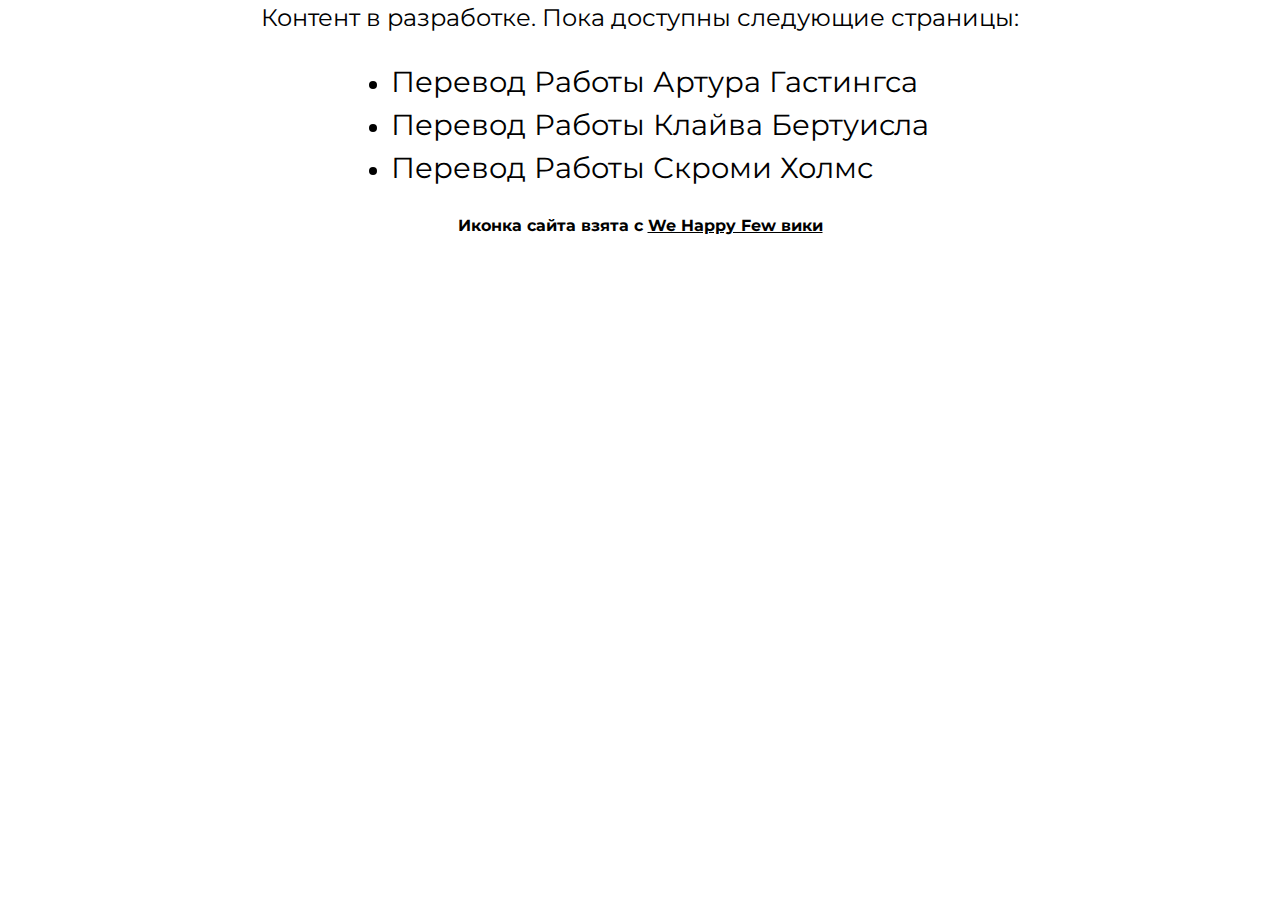
<file: index.html>
<!DOCTYPE html>
<html lang="ru">
  <head>
    <meta charset="UTF-8" />
    <meta http-equiv="X-UA-Compatible" content="IE=edge" />
    <meta name="viewport" content="width=device-width, initial-scale=1.0" />
    <title>Главная - We Happy Few Content</title>
    <link rel="preconnect" href="https://fonts.googleapis.com" />
    <link rel="preconnect" href="https://fonts.gstatic.com" crossorigin />
    <link
      href="https://fonts.googleapis.com/css2?family=Montserrat:ital,wght@0,400;0,700;1,400;1,700&family=Playfair+Display:ital,wght@0,400;0,700;1,400;1,700&display=swap"
      rel="stylesheet"
    />
    <link
      rel="shortcut icon"
      href="https://static.wikia.nocookie.net/we-happy-few/images/4/4a/Site-favicon.ico/revision/latest?cb=20210810100716&amp;path-prefix=ru"
    />
    <link rel="stylesheet" href="./styles/main.css" />
  </head>
  <body>
    <main>
      <p>Контент в разработке. Пока доступны следующие страницы:</p>
      <ul>
        <li>
          <a href="./pages/translate-articles/work-arthur-hastings.html"
            >Перевод Работы Артура Гастингса</a
          >
        </li>
        <li>
          <a href="./pages/translate-articles/work-clive-birthwhistle.html"
            >Перевод Работы Клайва Бертуисла</a
          >
        </li>
        <li>
          <a href="./pages/translate-articles/work-prudence-holmes.html"
            >Перевод Работы Скроми Холмс</a
          >
        </li>
      </ul>
    </main>
    <footer>
      <b
        >Иконка сайта взята с
        <a
          href="https://we-happy-few.fandom.com/ru/wiki/We_Happy_Few_%D0%B2%D0%B8%D0%BA%D0%B8"
          lang="ru"
          >We Happy Few вики</a
        ></b
      >
    </footer>
  </body>
</html>
</file>
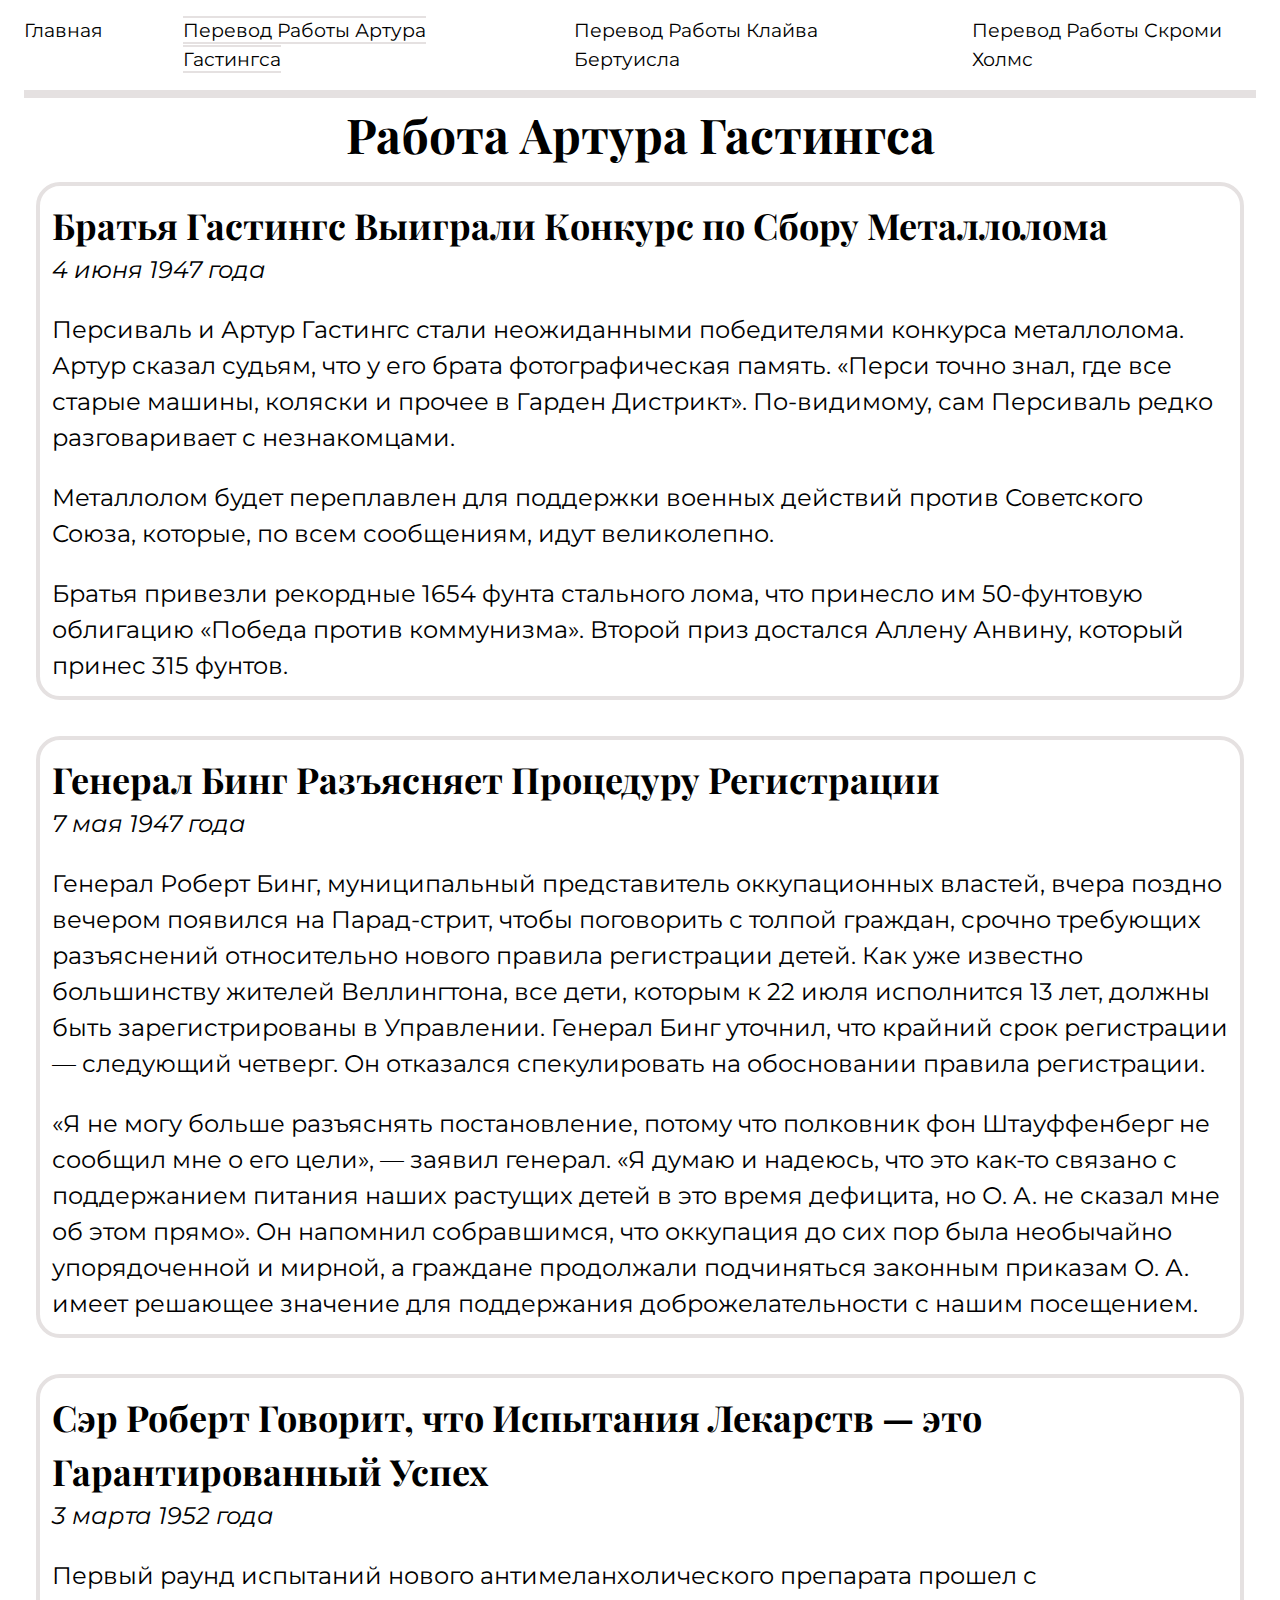
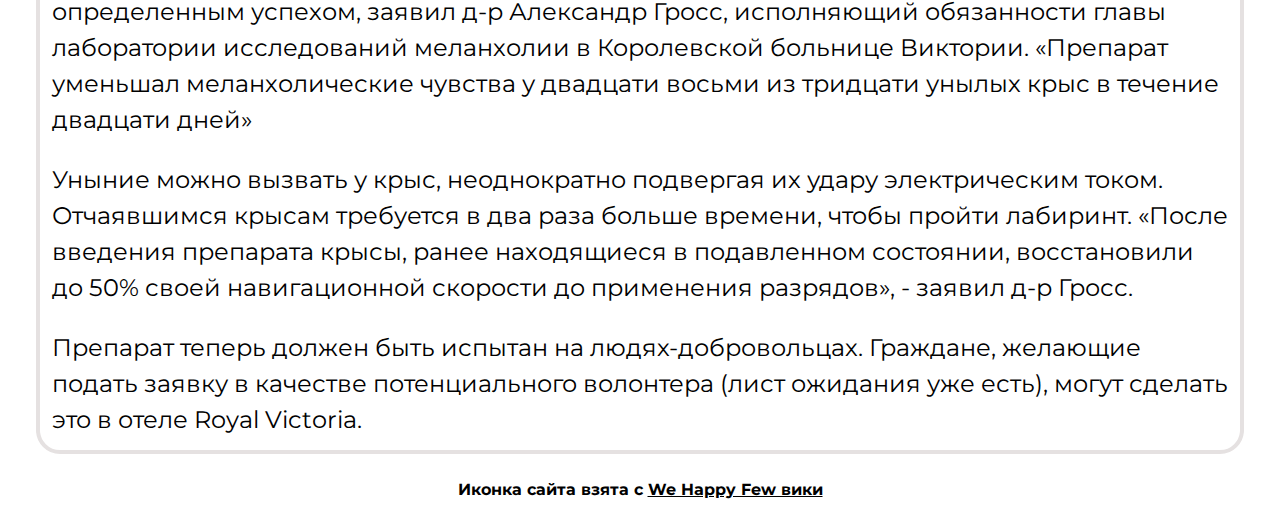
<file: pages/translate-articles/work-arthur-hastings.html>
<!DOCTYPE html>
<html lang="ru">
  <head>
    <meta charset="UTF-8" />
    <meta http-equiv="X-UA-Compatible" content="IE=edge" />
    <meta name="viewport" content="width=device-width, initial-scale=1.0" />
    <title>Перевод Работы Артура Гастингса - We Happy Few Content</title>
    <link rel="preconnect" href="https://fonts.googleapis.com" />
    <link rel="preconnect" href="https://fonts.gstatic.com" crossorigin />
    <link
      href="https://fonts.googleapis.com/css2?family=Montserrat:ital,wght@0,400;0,700;1,400;1,700&family=Playfair+Display:ital,wght@0,400;0,700;1,400;1,700&display=swap"
      rel="stylesheet"
    />
    <link
      rel="shortcut icon"
      href="https://static.wikia.nocookie.net/we-happy-few/images/4/4a/Site-favicon.ico/revision/latest?cb=20210810100716&amp;path-prefix=ru"
    />
    <link rel="stylesheet" href="../../styles/main.css" />
  </head>
  <body>
    <header>
      <nav>
        <ul>
          <li><a href="../../index.html">Главная</a></li>
          <li>
            <a href="#" class="current-page">Перевод Работы Артура Гастингса</a>
          </li>
          <li>
            <a href="./work-clive-birthwhistle.html"
              >Перевод Работы Клайва Бертуисла</a
            >
          </li>
          <li>
            <a href="./work-prudence-holmes.html"
              >Перевод Работы Скроми Холмс</a
            >
          </li>
        </ul>
      </nav>
    </header>
    <main class="main">
      <h1>Работа Артура Гастингса</h1>

      <article>
        <h2>Братья Гастингс Выиграли Конкурс по Сбору Металлолома</h2>
        <i>4 июня 1947 года</i>

        <p>
          Персиваль и Артур Гастингс стали неожиданными победителями конкурса
          металлолома. Артур сказал судьям, что у его брата фотографическая
          память. «Перси точно знал, где все старые машины, коляски и прочее в
          Гарден Дистрикт». По-видимому, сам Персиваль редко разговаривает с
          незнакомцами.
        </p>

        <p>
          Металлолом будет переплавлен для поддержки военных действий против
          Советского Союза, которые, по всем сообщениям, идут великолепно.
        </p>

        <p>
          Братья привезли рекордные 1654 фунта стального лома, что принесло им
          50-фунтовую облигацию «Победа против коммунизма». Второй приз достался
          Аллену Анвину, который принес 315 фунтов.
        </p>
      </article>

      <article>
        <h2>Генерал Бинг Разъясняет Процедуру Регистрации</h2>
        <i>7 мая 1947 года </i>

        <p>
          Генерал Роберт Бинг, муниципальный представитель оккупационных
          властей, вчера поздно вечером появился на Парад-стрит, чтобы
          поговорить с толпой граждан, срочно требующих разъяснений относительно
          нового правила регистрации детей. Как уже известно большинству жителей
          Веллингтона, все дети, которым к 22 июля исполнится 13 лет, должны
          быть зарегистрированы в Управлении. Генерал Бинг уточнил, что крайний
          срок регистрации — следующий четверг. Он отказался спекулировать на
          обосновании правила регистрации.
        </p>

        <p>
          «Я не могу больше разъяснять постановление, потому что полковник фон
          Штауффенберг не сообщил мне о его цели», — заявил генерал. «Я думаю и
          надеюсь, что это как-то связано с поддержанием питания наших растущих
          детей в это время дефицита, но О. А. не сказал мне об этом прямо». Он
          напомнил собравшимся, что оккупация до сих пор была необычайно
          упорядоченной и мирной, а граждане продолжали подчиняться законным
          приказам О. А. имеет решающее значение для поддержания
          доброжелательности с нашим посещением.
        </p>
      </article>

      <article>
        <h2>
          Сэр Роберт Говорит, что Испытания Лекарств — это Гарантированный Успех
        </h2>
        <i>3 марта 1952 года</i>

        <p>
          Первый раунд испытаний нового антимеланхолического препарата прошел с
          определенным успехом, заявил д-р Александр Гросс, исполняющий
          обязанности главы лаборатории исследований меланхолии в Королевской
          больнице Виктории. «Препарат уменьшал меланхолические чувства у
          двадцати восьми из тридцати унылых крыс в течение двадцати дней»
        </p>

        <p>
          Уныние можно вызвать у крыс, неоднократно подвергая их удару
          электрическим током. Отчаявшимся крысам требуется в два раза больше
          времени, чтобы пройти лабиринт. «После введения препарата крысы, ранее
          находящиеся в подавленном состоянии, восстановили до 50% своей
          навигационной скорости до применения разрядов», - заявил д-р Гросс.
        </p>

        <p>
          Препарат теперь должен быть испытан на людях-добровольцах. Граждане,
          желающие подать заявку в качестве потенциального волонтера (лист
          ожидания уже есть), могут сделать это в отеле Royal Victoria.
        </p>
      </article>
    </main>
    <footer>
      <b
        >Иконка сайта взята с
        <a
          href="https://we-happy-few.fandom.com/ru/wiki/We_Happy_Few_%D0%B2%D0%B8%D0%BA%D0%B8"
          lang="ru"
          >We Happy Few вики</a
        ></b
      >
    </footer>
  </body>
</html>
</file>
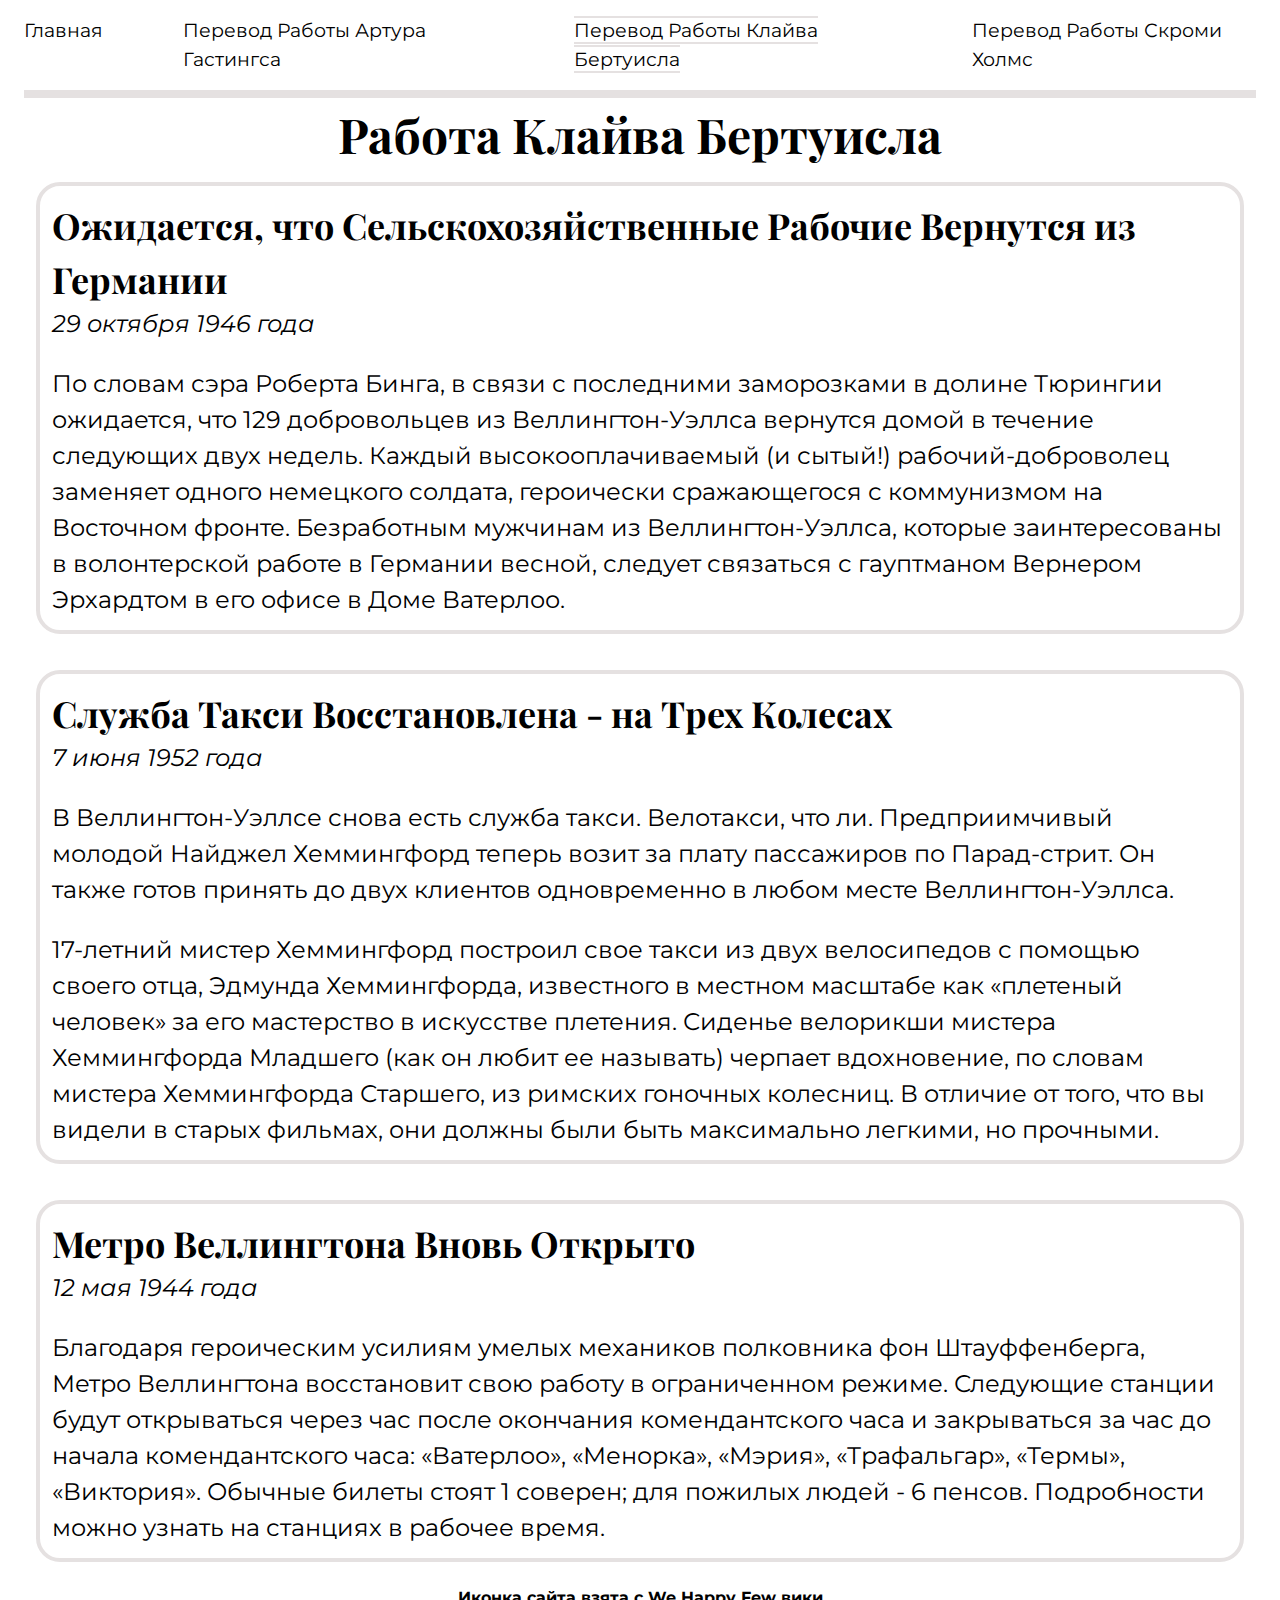
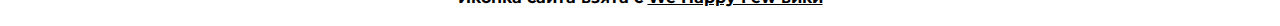
<file: pages/translate-articles/work-clive-birthwhistle.html>
<!DOCTYPE html>
<html lang="ru">
  <head>
    <meta charset="UTF-8" />
    <meta http-equiv="X-UA-Compatible" content="IE=edge" />
    <meta name="viewport" content="width=device-width, initial-scale=1.0" />
    <title>Перевод Работы Клайва Бертуисла - We Happy Few Content</title>
    <link rel="preconnect" href="https://fonts.googleapis.com" />
    <link rel="preconnect" href="https://fonts.gstatic.com" crossorigin />
    <link
      href="https://fonts.googleapis.com/css2?family=Montserrat:ital,wght@0,400;0,700;1,400;1,700&family=Playfair+Display:ital,wght@0,400;0,700;1,400;1,700&display=swap"
      rel="stylesheet"
    />
    <link
      rel="shortcut icon"
      href="https://static.wikia.nocookie.net/we-happy-few/images/4/4a/Site-favicon.ico/revision/latest?cb=20210810100716&amp;path-prefix=ru"
    />
    <link rel="stylesheet" href="../../styles/main.css" />
  </head>
  <body>
    <header>
      <nav>
        <ul>
          <li><a href="../../index.html">Главная</a></li>
          <li>
            <a href="./work-arthur-hastings.html"
              >Перевод Работы Артура Гастингса</a
            >
          </li>
          <li>
            <a href="#" class="current-page">Перевод Работы Клайва Бертуисла</a>
          </li>
          <li>
            <a href="./work-prudence-holmes.html"
              >Перевод Работы Скроми Холмс</a
            >
          </li>
        </ul>
      </nav>
    </header>
    <main>
      <h1>Работа Клайва Бертуисла</h1>

      <article>
        <h2>
          Ожидается, что Сельскохозяйственные Рабочие Вернутся из Германии
        </h2>
        <i>29 октября 1946 года</i>

        <p>
          По словам сэра Роберта Бинга, в связи с последними заморозками в
          долине Тюрингии ожидается, что 129 добровольцев из Веллингтон-Уэллса
          вернутся домой в течение следующих двух недель. Каждый
          высокооплачиваемый (и сытый!) рабочий-доброволец заменяет одного
          немецкого солдата, героически сражающегося с коммунизмом на Восточном
          фронте. Безработным мужчинам из Веллингтон-Уэллса, которые
          заинтересованы в волонтерской работе в Германии весной, следует
          связаться с гауптманом Вернером Эрхардтом в его офисе в Доме Ватерлоо.
        </p>
      </article>

      <article>
        <h2>Служба Такси Восстановлена - на Трех Колесах</h2>
        <i>7 июня 1952 года</i>

        <p>
          В Веллингтон-Уэллсе снова есть служба такси. Велотакси, что ли.
          Предприимчивый молодой Найджел Хеммингфорд теперь возит за плату
          пассажиров по Парад-стрит. Он также готов принять до двух клиентов
          одновременно в любом месте Веллингтон-Уэллса.
        </p>

        <p>
          17-летний мистер Хеммингфорд построил свое такси из двух велосипедов с
          помощью своего отца, Эдмунда Хеммингфорда, известного в местном
          масштабе как «плетеный человек» за его мастерство в искусстве
          плетения. Сиденье велорикши мистера Хеммингфорда Младшего (как он
          любит ее называть) черпает вдохновение, по словам мистера Хеммингфорда
          Старшего, из римских гоночных колесниц. В отличие от того, что вы
          видели в старых фильмах, они должны были быть максимально легкими, но
          прочными.
        </p>
      </article>

      <article>
        <h2>Метро Веллингтона Вновь Открыто</h2>
        <i>12 мая 1944 года</i>

        <p>
          Благодаря героическим усилиям умелых механиков полковника фон
          Штауффенберга, Метро Веллингтона восстановит свою работу в
          ограниченном режиме. Следующие станции будут открываться через час
          после окончания комендантского часа и закрываться за час до начала
          комендантского часа: «Ватерлоо», «Менорка», «Мэрия», «Трафальгар»,
          «Термы», «Виктория». Обычные билеты стоят 1 соверен; для пожилых людей
          - 6 пенсов. Подробности можно узнать на станциях в рабочее время.
        </p>
      </article>
    </main>
    <footer>
      <b
        >Иконка сайта взята с
        <a
          href="https://we-happy-few.fandom.com/ru/wiki/We_Happy_Few_%D0%B2%D0%B8%D0%BA%D0%B8"
          lang="ru"
          >We Happy Few вики</a
        ></b
      >
    </footer>
  </body>
</html>
</file>
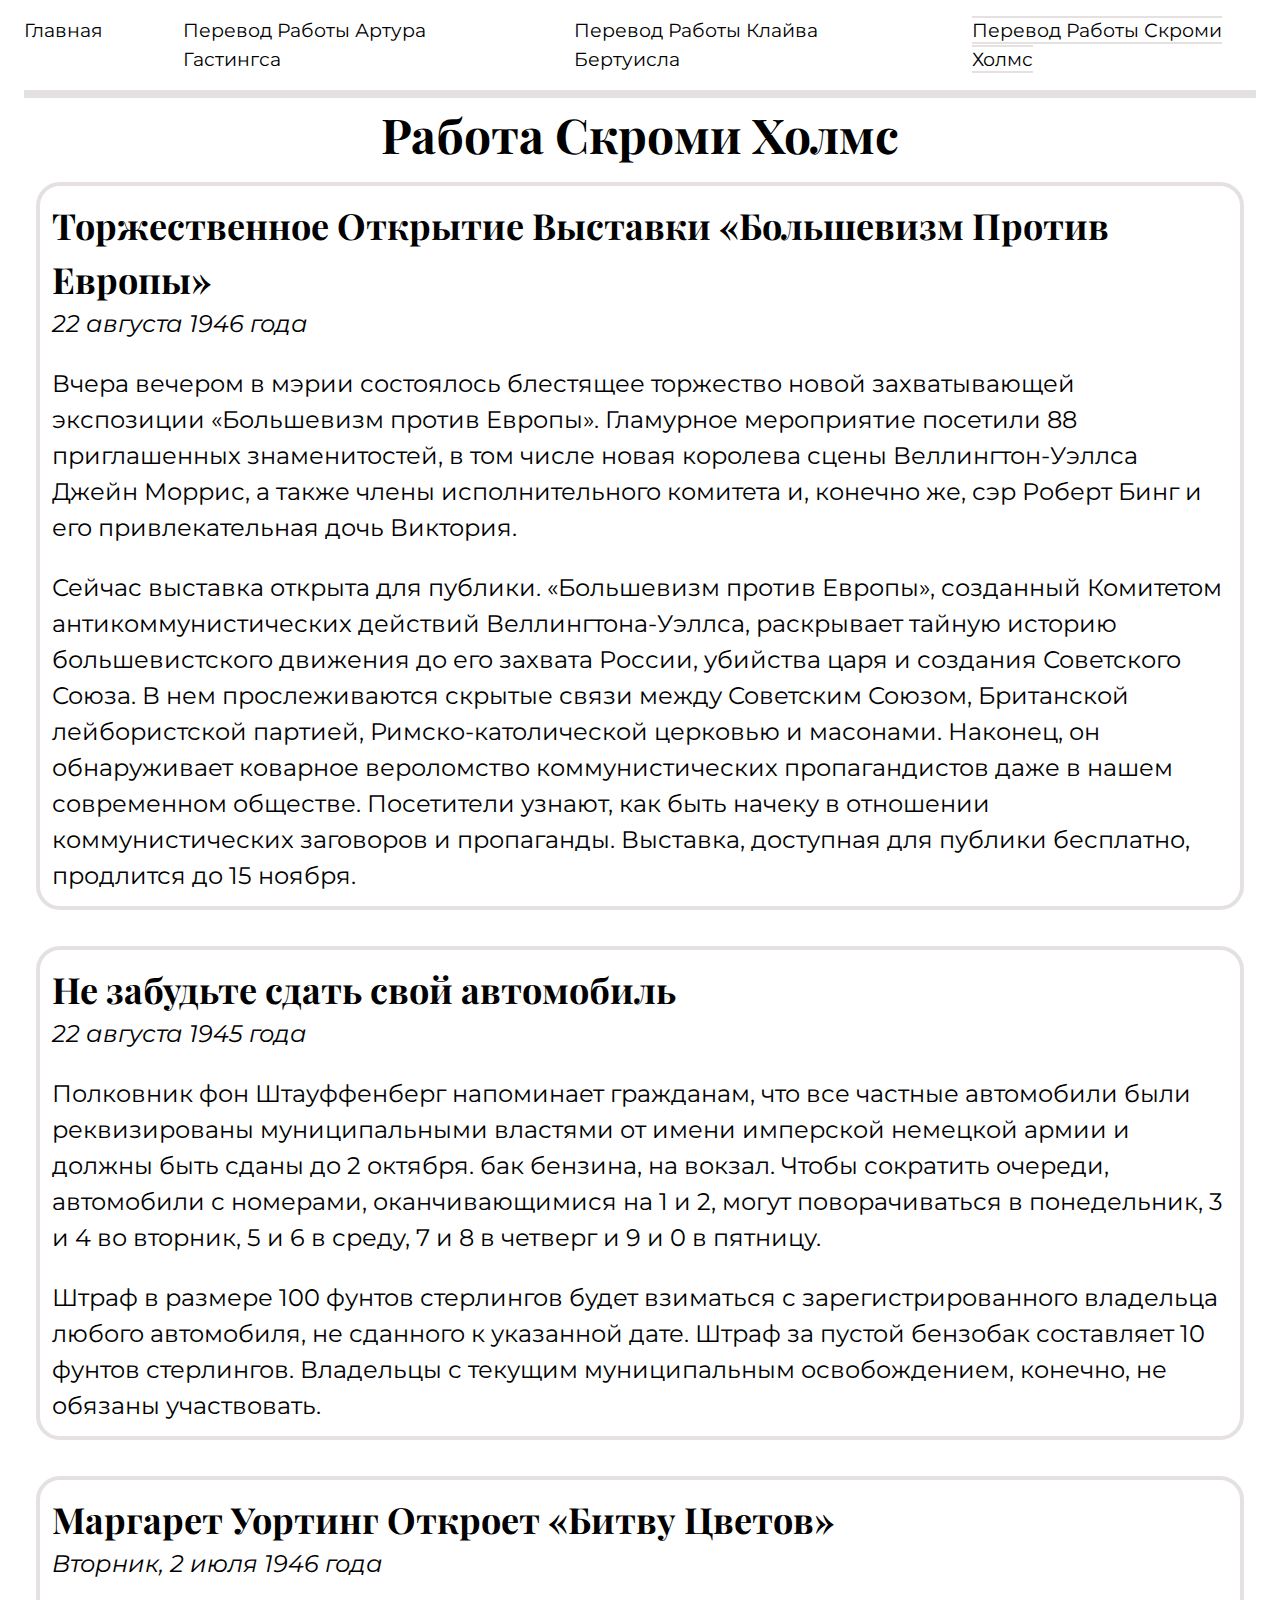
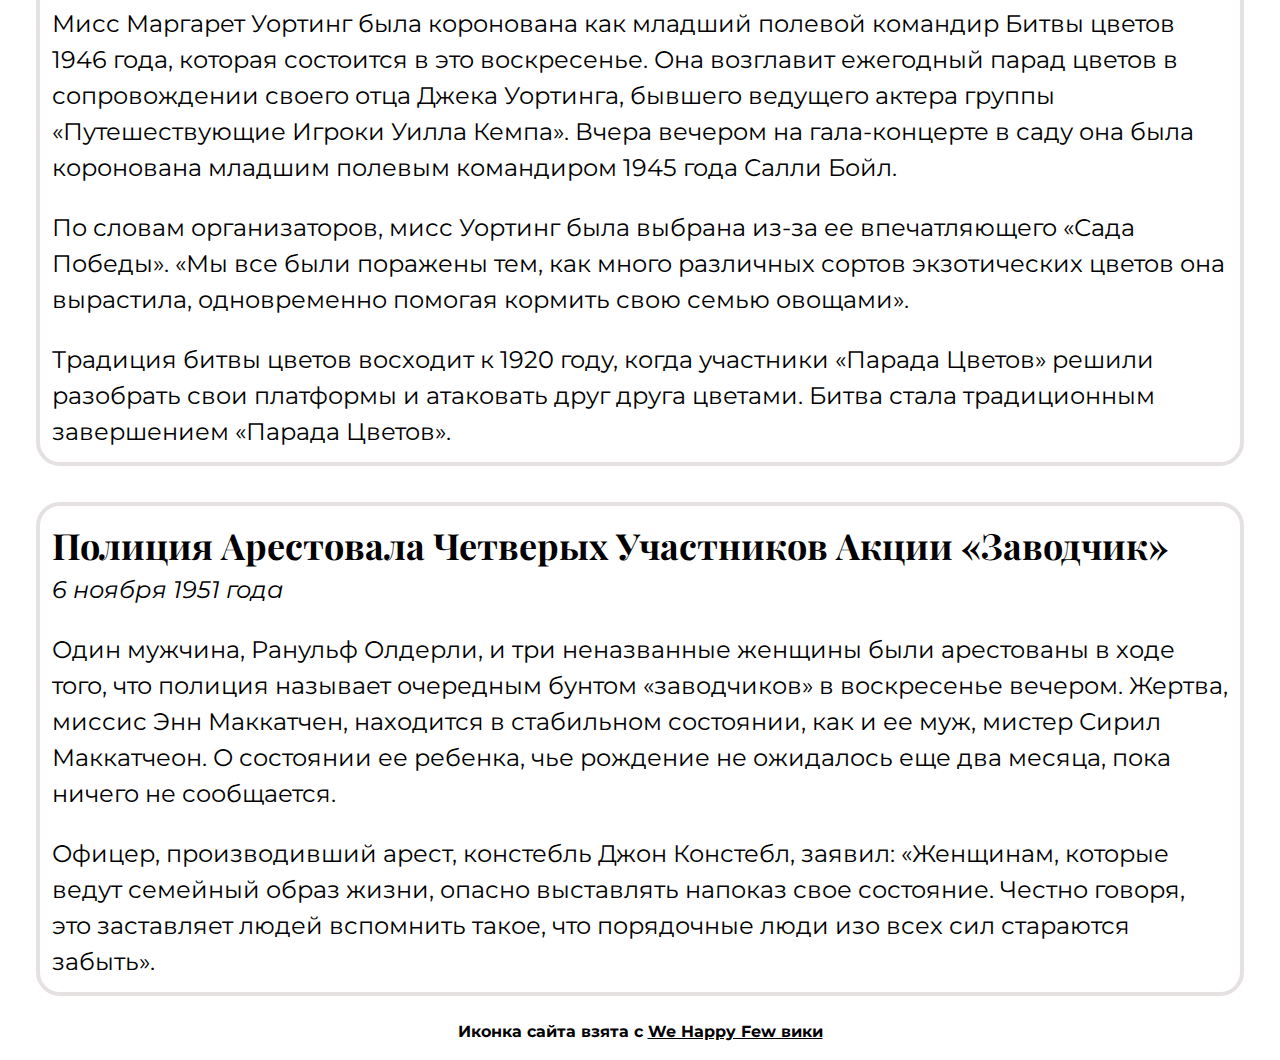
<file: pages/translate-articles/work-prudence-holmes.html>
<!DOCTYPE html>
<html lang="ru">
  <head>
    <meta charset="UTF-8" />
    <meta http-equiv="X-UA-Compatible" content="IE=edge" />
    <meta name="viewport" content="width=device-width, initial-scale=1.0" />
    <title>Перевод Работы Скроми Холмс - We Happy Few Content</title>
    <link rel="preconnect" href="https://fonts.googleapis.com" />
    <link rel="preconnect" href="https://fonts.gstatic.com" crossorigin />
    <link
      href="https://fonts.googleapis.com/css2?family=Montserrat:ital,wght@0,400;0,700;1,400;1,700&family=Playfair+Display:ital,wght@0,400;0,700;1,400;1,700&display=swap"
      rel="stylesheet"
    />
    <link
      rel="shortcut icon"
      href="https://static.wikia.nocookie.net/we-happy-few/images/4/4a/Site-favicon.ico/revision/latest?cb=20210810100716&amp;path-prefix=ru"
    />
    <link rel="stylesheet" href="../../styles/main.css" />
  </head>
  <body>
    <header>
      <nav>
        <ul>
          <li><a href="../../index.html">Главная</a></li>
          <li>
            <a href="./work-arthur-hastings.html"
              >Перевод Работы Артура Гастингса</a
            >
          </li>
          <li>
            <a href="./work-clive-birthwhistle.html"
              >Перевод Работы Клайва Бертуисла</a
            >
          </li>
          <li>
            <a href="#" class="current-page">Перевод Работы Скроми Холмс</a>
          </li>
        </ul>
      </nav>
    </header>
    <main>
      <h1>Работа Скроми Холмс</h1>

      <article>
        <h2>Торжественное Открытие Выставки «Большевизм Против Европы»</h2>
        <i>22 августа 1946 года</i>

        <p>
          Вчера вечером в мэрии состоялось блестящее торжество новой
          захватывающей экспозиции «Большевизм против Европы». Гламурное
          мероприятие посетили 88 приглашенных знаменитостей, в том числе новая
          королева сцены Веллингтон-Уэллса Джейн Моррис, а также члены
          исполнительного комитета и, конечно же, сэр Роберт Бинг и его
          привлекательная дочь Виктория.
        </p>

        <p>
          Сейчас выставка открыта для публики. «Большевизм против Европы»,
          созданный Комитетом антикоммунистических действий Веллингтона-Уэллса,
          раскрывает тайную историю большевистского движения до его захвата
          России, убийства царя и создания Советского Союза. В нем
          прослеживаются скрытые связи между Советским Союзом, Британской
          лейбористской партией, Римско-католической церковью и масонами.
          Наконец, он обнаруживает коварное вероломство коммунистических
          пропагандистов даже в нашем современном обществе. Посетители узнают,
          как быть начеку в отношении коммунистических заговоров и пропаганды.
          Выставка, доступная для публики бесплатно, продлится до 15 ноября.
        </p>
      </article>

      <article>
        <h2>Не забудьте сдать свой автомобиль</h2>
        <i>22 августа 1945 года</i>

        <p>
          Полковник фон Штауффенберг напоминает гражданам, что все частные
          автомобили были реквизированы муниципальными властями от имени
          имперской немецкой армии и должны быть сданы до 2 октября. бак
          бензина, на вокзал. Чтобы сократить очереди, автомобили с номерами,
          оканчивающимися на 1 и 2, могут поворачиваться в понедельник, 3 и 4 во
          вторник, 5 и 6 в среду, 7 и 8 в четверг и 9 и 0 в пятницу.
        </p>

        <p>
          Штраф в размере 100 фунтов стерлингов будет взиматься с
          зарегистрированного владельца любого автомобиля, не сданного к
          указанной дате. Штраф за пустой бензобак составляет 10 фунтов
          стерлингов. Владельцы с текущим муниципальным освобождением, конечно,
          не обязаны участвовать.
        </p>
      </article>

      <article>
        <h2>Маргарет Уортинг Откроет «Битву Цветов»</h2>
        <i>Вторник, 2 июля 1946 года</i>

        <p>
          Мисс Маргарет Уортинг была коронована как младший полевой командир
          Битвы цветов 1946 года, которая состоится в это воскресенье. Она
          возглавит ежегодный парад цветов в сопровождении своего отца Джека
          Уортинга, бывшего ведущего актера группы «Путешествующие Игроки Уилла
          Кемпа». Вчера вечером на гала-концерте в саду она была коронована
          младшим полевым командиром 1945 года Салли Бойл.
        </p>

        <p>
          По словам организаторов, мисс Уортинг была выбрана из-за ее
          впечатляющего «Сада Победы». «Мы все были поражены тем, как много
          различных сортов экзотических цветов она вырастила, одновременно
          помогая кормить свою семью овощами».
        </p>

        <p>
          Традиция битвы цветов восходит к 1920 году, когда участники «Парада
          Цветов» решили разобрать свои платформы и атаковать друг друга
          цветами. Битва стала традиционным завершением «Парада Цветов».
        </p>
      </article>

      <article>
        <h2>Полиция Арестовала Четверых Участников Акции «Заводчик»</h2>
        <i>6 ноября 1951 года</i>

        <p>
          Один мужчина, Ранульф Олдерли, и три неназванные женщины были
          арестованы в ходе того, что полиция называет очередным бунтом
          «заводчиков» в воскресенье вечером. Жертва, миссис Энн Маккатчен,
          находится в стабильном состоянии, как и ее муж, мистер Сирил
          Маккатчеон. О состоянии ее ребенка, чье рождение не ожидалось еще два
          месяца, пока ничего не сообщается.
        </p>

        <p>
          Офицер, производивший арест, констебль Джон Констебл, заявил:
          «Женщинам, которые ведут семейный образ жизни, опасно выставлять
          напоказ свое состояние. Честно говоря, это заставляет людей вспомнить
          такое, что порядочные люди изо всех сил стараются забыть».
        </p>
      </article>
    </main>
    <footer>
      <b
        >Иконка сайта взята с
        <a
          href="https://we-happy-few.fandom.com/ru/wiki/We_Happy_Few_%D0%B2%D0%B8%D0%BA%D0%B8"
          lang="ru"
          >We Happy Few вики</a
        ></b
      >
    </footer>
  </body>
</html>
</file>
<file: styles/main.css>
/* Устанавливаем переменные */

:root {
  --header-font: "Playfair Display", serif;
  --regular-font: "Montserrat", sans-serif;
}

/* Сбрасываем стили */

*,
*::before,
*::after {
  box-sizing: border-box;
}

ul[class],
ol[class] {
  padding: 0;
}

body,
h1,
h2,
h3,
h4,
p,
ul[class],
ol[class],
li,
figure,
figcaption,
blockquote,
dl,
dd {
  margin: 0;
}

body {
  min-height: 100vh;
  scroll-behavior: smooth;
  text-rendering: optimizeSpeed;
  line-height: 1.5;
}

ul[class],
ol[class] {
  list-style: none;
}

a:not([class]) {
  text-decoration-skip-ink: auto;
}

img {
  max-width: 100%;
  display: block;
}

article > * + * {
  margin-top: 1em;
}

input,
button,
textarea,
select {
  font: inherit;
}

/* Непосредственно верстка */

body {
  font-family: var(--regular-font);
}

h1,
h2,
h3,
h4,
h5,
h6 {
  font-family: var(--header-font);
}

header {
  margin: 0 1.5em 0;
  border-bottom: 0.5em solid #e5e1e1;
  display: flex;
  justify-content: center;
}

footer {
  margin: 0 1.5em 1em;
  display: flex;
  justify-content: center;
}

b > a {
  text-decoration: underline;
  color: #000;
}

b > a:hover {
  border: 2px solid #000;
  padding: 2px;
}

nav > ul {
  display: flex;
  margin-left: 0; /* Отступ слева в браузере IE и Opera */
  padding-left: 0; /* Отступ слева в браузере Firefox, Safari, Chrome */
}

nav > ul > li {
  list-style-type: none; /* Убираем маркеры */
}

nav > ul > li:not(:first-child) {
  margin-left: 5em;
}

li > a {
  text-decoration: none;
  font-size: 1.2em;
  color: black;
}

li > a:hover {
  border: 2px solid #000;
  padding: 2px;
}

main {
  display: flex;
  flex-direction: column;
  align-items: center;
  font-size: 1.5em;
}

article {
  margin: 0.5em 1.5em 1em;
  padding: 0.5em;
  border: 0.2em solid #e5e1e1;
  border-radius: 1em;
}

.current-page {
  border-top: 2px solid #e5e1e1;
  border-bottom: 2px solid #e5e1e1;
}

@media screen and (max-width: 800px) {
  nav > ul {
    flex-direction: column;
  }

  nav > ul > li:not(:first-child) {
    margin-left: 0;
  }
}
</file>
